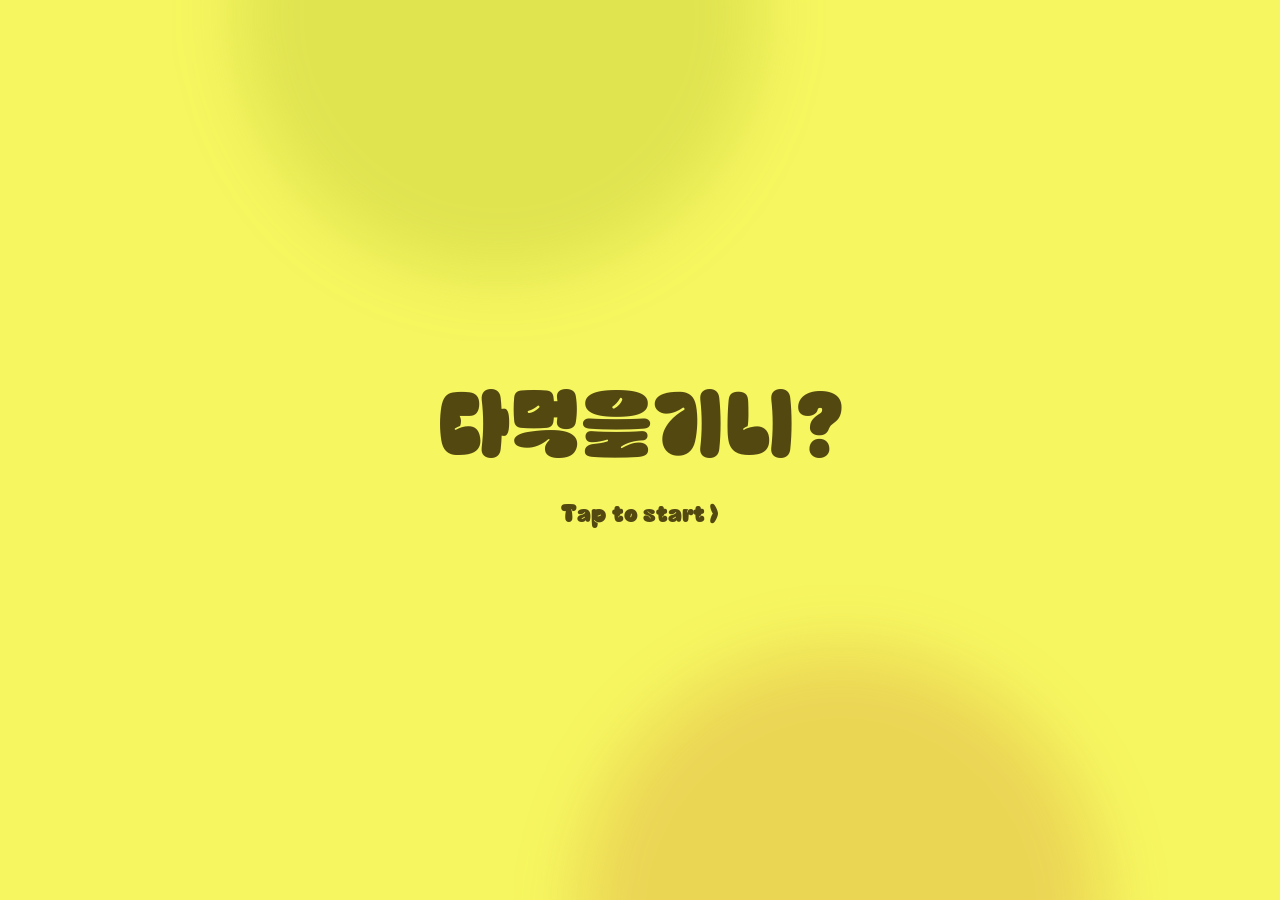
<file: app/index.html>
<!doctype html>
<html lang="ko" class="is-loading">
<head>
<meta charset="utf-8">
<meta name="viewport" content="width=device-width, initial-scale=1, viewport-fit=cover">
<meta name="robots" content="noindex, nofollow, noarchive, nosnippet, noimageindex">
<meta name="referrer" content="no-referrer">
<meta name="theme-color" content="#f6f660">
<title>다먹을기니?</title>
<link rel="preload" href="assets/fonts/LOTTERIACHAB.woff2" as="font" type="font/woff2" crossorigin>
<link rel="stylesheet" href="css/app.css">
</head>
<body>
<div class="frame">
<main class="stage" id="stage">

  <!-- Splash (Figma 11611:5554) -->
  <section class="screen splash is-active" id="splash" aria-label="시작 화면">
    <div class="splash-text">
      <h1 class="splash-title">다먹을기니?</h1>
      <p class="splash-cta">Tap to start &gt;</p>
    </div>
    <div class="blob blob-top" aria-hidden="true"><img src="assets/figma/ellipse-top.svg" alt="" width="615" height="615"></div>
    <div class="blob blob-bottom" aria-hidden="true"><img src="assets/figma/ellipse-bottom.svg" alt="" width="615" height="615"></div>
  </section>

  <!-- Onboarding1~3 (Figma 11611:5555, 11611:5556, 11611:5557) -->
  <section class="screen onboarding" id="onboarding" aria-label="사용 안내">
    <article class="ob-step" data-step="1">
      <div class="ob-copy">
        <h2 class="ob-title">다먹을기니?</h2>
        <p class="ob-desc">기니알바와 함께<br>점심 메뉴를 골라봐요 *</p>
      </div>
      <img class="ob-pig" src="assets/guinea/success-640.webp"
           srcset="assets/guinea/success-320.webp 320w, assets/guinea/success-640.webp 640w, assets/guinea/success-980.webp 980w"
           sizes="326px" width="326" height="326" alt="기뻐하는 기니알바">
      <div class="ob-bubble">
        <img src="assets/figma/bubble.svg" alt="" width="177" height="128.557">
        <p data-say="CU에서 골라봐!"></p>
      </div>
    </article>
    <article class="ob-step" data-step="2">
      <div class="ob-copy">
        <h2 class="ob-title">돌릴기니?</h2>
        <p class="ob-desc">기니알바와 룰렛을 돌려보자<br>어떤 메뉴가 나올까..? *</p>
      </div>
      <img class="ob-pig" src="assets/guinea/point-up-640.webp"
           srcset="assets/guinea/point-up-320.webp 320w, assets/guinea/point-up-640.webp 640w, assets/guinea/point-up-980.webp 980w"
           sizes="326px" width="326" height="326" alt="위를 가리키는 기니알바">
      <div class="ob-bubble">
        <img src="assets/figma/bubble.svg" alt="" width="177" height="128.557">
        <p data-say="재밌겠다.."></p>
      </div>
    </article>
    <article class="ob-step" data-step="3">
      <div class="ob-copy">
        <h2 class="ob-title">어떡할기니?</h2>
        <p class="ob-desc">기니알바는 가끔 실수할 수 있어<br>마음에 안들면 다시 돌리자 *</p>
      </div>
      <img class="ob-pig" src="assets/guinea/failure-640.webp"
           srcset="assets/guinea/failure-320.webp 320w, assets/guinea/failure-640.webp 640w, assets/guinea/failure-980.webp 980w"
           sizes="320px" width="320" height="320" alt="시무룩한 기니알바">
      <div class="ob-bubble">
        <img src="assets/figma/bubble.svg" alt="" width="177" height="128.557">
        <p data-say="맘에 안들어?.."></p>
      </div>
    </article>
    <div class="ob-progress" aria-hidden="true">
      <img data-step="1" src="assets/figma/progress-1.svg" alt="" width="50" height="14">
      <img data-step="2" src="assets/figma/progress-2.svg" alt="" width="50" height="14">
      <img data-step="3" src="assets/figma/progress-3.svg" alt="" width="50" height="14">
    </div>
  </section>

  <!-- Roulette / Spinning / Result (Figma 11611:5558, 11614:6750, 11614:6693) -->
  <section class="screen machine" id="machine" data-state="idle" aria-label="메뉴 룰렛">
    <div class="confetti" id="confetti" aria-hidden="true">
      <img src="assets/figma/confetti.webp" alt="" width="2278" height="2278">
    </div>
    <div class="reel" id="reel" aria-hidden="true"></div>
    <div class="machine-copy" id="machineCopy">
      <h2 class="m-title" id="mTitle">뭐먹을기니?</h2>
      <p class="m-sub" id="mSub">룰렛을 돌려봐!</p>
    </div>
    <img class="walker" id="walker" src="assets/guinea/loading-walk.webp" width="480" height="352" alt="" aria-hidden="true">
    <div class="lever" id="lever">
      <div class="lever-base" aria-hidden="true"></div>
      <div class="lever-clip" aria-hidden="true">
        <div class="lever-handle" id="leverHandle">
          <div class="lever-bar"></div>
          <div class="lever-knob"></div>
        </div>
      </div>
      <div class="lever-hit" id="leverHit" role="button" tabindex="0" aria-label="손잡이를 당겨 룰렛 돌리기"></div>
    </div>
    <p class="sr-only" id="announce" aria-live="polite"></p>
  </section>

</main>
</div>
<script src="js/menu.js"></script>
<script src="js/app.js"></script>
</body>
</html>
</file>
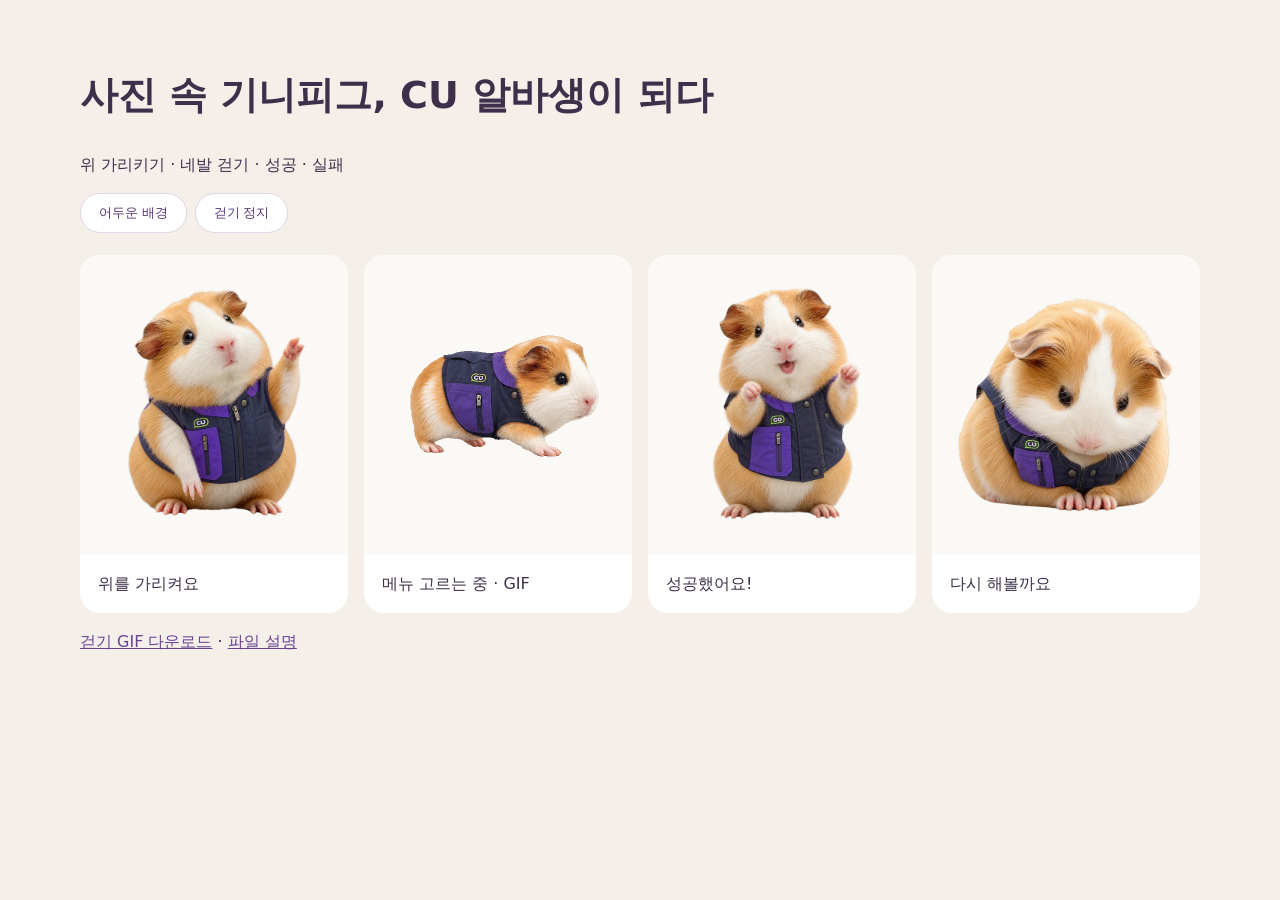
<file: cu-guinea-pig-photo-assets/preview.html>
<!doctype html><html lang="ko"><meta charset="utf-8"><meta name="viewport" content="width=device-width,initial-scale=1"><title>실제 기니피그 · CU 알바생 이미지</title><style>*{box-sizing:border-box}body{margin:0;background:#f4f0e9;color:#3e2f4a;font:16px/1.6 system-ui,sans-serif}main{max-width:1160px;margin:auto;padding:40px 20px}h1{font-size:clamp(24px,5vw,38px)}.grid{display:grid;grid-template-columns:repeat(4,1fr);gap:16px}.card{background:white;border-radius:20px;overflow:hidden}.stage{height:300px;display:flex;align-items:center;justify-content:center;padding:14px;background:#faf9f6}.dark .stage{background:#292532}.stage img{display:block;max-width:100%;max-height:100%;object-fit:contain}.card p{padding:0 18px}button{padding:10px 18px;background:white;color:#583672;border:1px solid #ded5e5;border-radius:22px;margin:0 8px 22px 0;cursor:pointer}a{color:#694293}@media(max-width:850px){.grid{grid-template-columns:repeat(2,1fr)}.stage{height:260px}}@media(max-width:450px){.stage{height:210px}.grid{gap:10px}}</style><main><h1>사진 속 기니피그, CU 알바생이 되다</h1><p>위 가리키기 · 네발 걷기 · 성공 · 실패</p><button id="bg">어두운 배경</button><button id="toggle">걷기 정지</button><section class="grid"><article class="card"><div class="stage"><img src="point-up-640.webp" alt="앞발로 위를 가리키는 기니피그"></div><p>위를 가리켜요</p></article><article class="card"><div class="stage"><img id="walk" src="loading-still.webp" alt="오른쪽으로 네 발로 걷는 기니피그"></div><p>메뉴 고르는 중 · GIF</p></article><article class="card"><div class="stage"><img src="success-640.webp" alt="양 앞발을 들고 기뻐하는 기니피그"></div><p>성공했어요!</p></article><article class="card"><div class="stage"><img src="failure-640.webp" alt="고개를 숙인 기니피그"></div><p>다시 해볼까요</p></article></section><p><a href="loading-walk.gif" download>걷기 GIF 다운로드</a> · <a href="README.md">파일 설명</a></p></main><script>const w=document.querySelector('#walk'),b=document.querySelector('#toggle');let paused=matchMedia('(prefers-reduced-motion: reduce)').matches;function show(){w.src=paused?'loading-still.webp':'loading-walk.gif';b.textContent=paused?'걷기 재생':'걷기 정지';b.setAttribute('aria-pressed',String(paused))}show();b.onclick=()=>{paused=!paused;show()};document.querySelector('#bg').onclick=function(){let d=document.body.classList.toggle('dark');this.textContent=d?'밝은 배경':'어두운 배경';this.setAttribute('aria-pressed',String(d))}</script></html>
</file>
<file: app/css/app.css>
/* 다먹을기니? — Figma 'CU / Flow' 섹션 구현.
   모든 좌표·크기는 Figma 프레임(390×844, iPhone 13 & 14) 기준 px 그대로이고,
   .stage 전체를 화면에 맞게 비율 그대로 확대·축소해 반응형으로 맞춘다. */

@font-face {
  font-family: "LOTTERIACHAB";
  src: url("../assets/fonts/LOTTERIACHAB.woff2") format("woff2");
  font-weight: 400;
  font-style: normal;
  font-display: block;
}

:root {
  --bg: #f6f660;
  --ink: #544811;
  --ink-sub: #8a7b37;
  --font: "LOTTERIACHAB", "Apple SD Gothic Neo", "Malgun Gothic", sans-serif;
  --ease-out: cubic-bezier(.22, 1, .36, 1);
  --ease-in-out: cubic-bezier(.65, 0, .35, 1);
  --ease-spring: cubic-bezier(.34, 1.56, .64, 1);
}

*, *::before, *::after { box-sizing: border-box; }

html, body {
  margin: 0;
  height: 100%;
  overflow: hidden;
  background: var(--bg);
  overscroll-behavior: none;
  -webkit-tap-highlight-color: transparent;
  -webkit-text-size-adjust: 100%;
}

body {
  font-family: var(--font);
  color: var(--ink);
  touch-action: none;
  user-select: none;
  -webkit-user-select: none;
  -webkit-touch-callout: none;
}

h1, h2, p { margin: 0; font-weight: 400; }
img { -webkit-user-drag: none; user-select: none; }

.sr-only {
  position: absolute; width: 1px; height: 1px; overflow: hidden;
  clip: rect(0 0 0 0); white-space: nowrap;
}

/* ---------- 무대: 390×844를 화면에 맞춰 비율 그대로 ---------- */
/* 화면 밖으로 나가는 원형 배경·컨페티가 페이지 폭을 넓히지 않도록 고정 틀에서 자른다 */
.frame { position: fixed; inset: 0; overflow: hidden; }
.stage {
  position: absolute;
  left: 50%;
  top: 50%;
  width: 390px;
  height: 844px;
  transform: translate(-50%, -50%) scale(var(--s, 1));
}
html.is-loading .stage { visibility: hidden; }

.screen {
  position: absolute;
  inset: 0;
  visibility: hidden;
  opacity: 0;
  transition: opacity .5s var(--ease-out), visibility 0s linear .5s;
}
.screen.is-active {
  visibility: visible;
  opacity: 1;
  transition: opacity .5s var(--ease-out), visibility 0s;
}

/* ---------- Splash ---------- */
.splash { cursor: pointer; }
.splash-text {
  position: absolute;
  left: 6px;
  top: 347px;
  width: 378px;
  display: flex;
  flex-direction: column;
  align-items: center;
  gap: 20px;
  line-height: normal;
}
.splash-title { width: 100%; font-size: 70px; text-align: center; white-space: nowrap; color: var(--ink); }
.splash-cta { width: 100%; font-size: 20px; text-align: center; color: var(--ink); animation: cta-breathe 2.4s ease-in-out infinite; }
@keyframes cta-breathe { 50% { opacity: .55; } }

.blob { position: absolute; width: 495px; height: 495px; pointer-events: none; will-change: transform; }
.blob img { position: absolute; inset: -12.12%; width: 124.24%; height: 124.24%; max-width: none; display: block; will-change: filter; }
.blob-top { left: -184px; top: -234px; animation: blob-a 21s ease-in-out infinite; }
.blob-bottom { left: 136px; top: 608px; animation: blob-b 26s ease-in-out infinite; }
.blob-top img { animation: pastel-a 13s ease-in-out infinite; }
.blob-bottom img { animation: pastel-b 17s ease-in-out infinite; }

/* 원형 배경이 화면 곳곳을 자유롭게 떠다닌다 */
@keyframes blob-a {
  0%   { transform: translate(0, 0) scale(1); }
  20%  { transform: translate(150px, 110px) scale(1.12); }
  40%  { transform: translate(40px, 330px) scale(.9); }
  60%  { transform: translate(-60px, 190px) scale(1.08); }
  80%  { transform: translate(110px, -20px) scale(.95); }
  100% { transform: translate(0, 0) scale(1); }
}
@keyframes blob-b {
  0%   { transform: translate(0, 0) scale(1); }
  25%  { transform: translate(-170px, -150px) scale(1.1); }
  50%  { transform: translate(-80px, -360px) scale(.92); }
  75%  { transform: translate(30px, -170px) scale(1.06); }
  100% { transform: translate(0, 0) scale(1); }
}
/* 딤 처리된 원의 색이 파스텔 톤으로 천천히 바뀌며 그라데이션이 살아 움직인다 */
@keyframes pastel-a {
  0%, 100% { filter: hue-rotate(0deg) saturate(1); }
  33%      { filter: hue-rotate(45deg) saturate(1.2); }
  66%      { filter: hue-rotate(-35deg) saturate(1.15); }
}
@keyframes pastel-b {
  0%, 100% { filter: hue-rotate(0deg) saturate(1); }
  30%      { filter: hue-rotate(-40deg) saturate(1.2); }
  70%      { filter: hue-rotate(45deg) saturate(1.1); }
}

.splash.is-leaving .splash-text { animation: splash-out .45s var(--ease-out) forwards; }
@keyframes splash-out { to { opacity: 0; transform: scale(1.08); } }

/* ---------- Onboarding ---------- */
.onboarding { cursor: pointer; }
.ob-step { position: absolute; inset: 0; visibility: hidden; }
.ob-step.is-active { visibility: visible; }

.ob-copy {
  position: absolute;
  left: 20px;
  top: 60px;
  display: flex;
  flex-direction: column;
  align-items: flex-start;
  gap: 20px;
  line-height: normal;
}
.ob-step[data-step="1"] .ob-copy { width: 259px; }
.ob-title { font-size: 46px; color: var(--ink); white-space: nowrap; }
.ob-desc { font-size: 18px; color: var(--ink-sub); white-space: nowrap; }

.ob-pig { position: absolute; display: block; object-fit: cover; }
.ob-step[data-step="1"] .ob-pig,
.ob-step[data-step="2"] .ob-pig { left: -36px; top: 388px; width: 326px; height: 326px; }
.ob-step[data-step="3"] .ob-pig { left: -6px; top: 394px; width: 320px; height: 320px; }

.ob-bubble {
  position: absolute;
  left: 194px;
  top: 260px;
  width: 176px;
  height: 134.872px;
  filter: drop-shadow(0 0 5px rgba(0, 0, 0, .06));
  transform-origin: 36px 128px; /* 말풍선 꼬리 끝 */
}
.ob-bubble img { position: absolute; left: 0; top: 0; width: 177px; height: 128.557px; display: block; }
.ob-bubble p {
  position: absolute;
  left: 19px;
  top: 46px;
  width: 138px;
  font-size: 20px;
  line-height: normal;
  text-align: center;
  color: var(--ink);
  white-space: nowrap;
}
.ob-bubble p span { display: inline-block; opacity: 0; white-space: pre; }

.ob-progress { position: absolute; left: 170px; top: 770px; width: 50px; height: 14px; }
.ob-progress img { position: absolute; inset: 0; display: block; opacity: 0; transition: opacity .3s var(--ease-out); }
.ob-progress img.is-on { opacity: 1; }

/* 단계 진입: 문구 → 기니알바 → 말풍선 → 글자 순서 */
.ob-step.is-entering .ob-title { animation: rise .55s var(--ease-out) both; }
.ob-step.is-entering .ob-desc  { animation: rise .55s var(--ease-out) .08s both; }
.ob-step.is-entering .ob-pig   { animation: pig-in .7s var(--ease-spring) .18s both; }
/* 말풍선이 튀어나온 뒤 글자가 찍히는 동안 말하듯 들썩인다 */
.ob-step.is-entering .ob-bubble { animation: bubble-pop .42s var(--ease-spring) .78s both, talk .24s ease-in-out 1.2s 3; }
.ob-step.is-leaving { visibility: visible; animation: step-out .28s var(--ease-out) forwards; }
.ob-step.is-leaving .ob-pig { animation: pig-out .28s var(--ease-out) forwards; }

@keyframes rise { from { opacity: 0; transform: translateY(14px); } }
@keyframes pig-in {
  0%   { opacity: 0; transform: translateY(60px) scale(.88); }
  60%  { opacity: 1; }
  100% { opacity: 1; transform: none; }
}
@keyframes pig-out { to { opacity: 0; transform: translateY(30px) scale(.94); } }
@keyframes step-out { to { opacity: 0; } }
@keyframes bubble-pop {
  0%   { opacity: 0; transform: scale(.2) rotate(-8deg); }
  100% { opacity: 1; transform: none; }
}
@keyframes talk { 50% { transform: scale(1.035) rotate(-1deg); } }
@keyframes char-in {
  0%   { opacity: 0; transform: translateY(6px) scale(.6); }
  70%  { opacity: 1; transform: translateY(-2px) scale(1.12); }
  100% { opacity: 1; transform: none; }
}

/* ---------- Roulette / Spinning / Result ---------- */
.reel { position: absolute; inset: 0; overflow: hidden; pointer-events: none; }
.reel-item {
  position: absolute;
  left: 0;
  top: 0;
  width: 340px;  /* 결과 화면 크기로 그리고 JS가 칸마다 줄인다 */
  height: 340px;
  transform-origin: 50% 50%;
  will-change: transform, opacity;
}
/* 상품 사진은 캔버스의 90%를 차지하므로 92%로 그려 Figma 예시(상자 대비 82.8%)와 같은 크기로 맞춘다 */
.reel-item img { position: absolute; left: 4%; top: 4%; width: 92%; height: 92%; display: block; object-fit: contain; }

.machine-copy {
  position: absolute;
  left: 6px;
  top: 180px;
  width: 378px;
  display: flex;
  flex-direction: column;
  align-items: center;
  gap: 10px;
  line-height: normal;
  pointer-events: none;
}
.m-title { font-size: 70px; color: var(--ink); text-align: center; white-space: nowrap; }
.m-sub { width: 100%; font-size: 22px; color: var(--ink-sub); text-align: center; white-space: nowrap; }
.machine-copy.is-out .m-title,
.machine-copy.is-out .m-sub { opacity: 0; transform: translateY(-8px); transition: opacity .14s ease-in, transform .14s ease-in; }
.machine-copy.is-in .m-title { animation: title-pop .5s var(--ease-spring) both; }
.machine-copy.is-in .m-sub { animation: rise .45s var(--ease-out) .06s both; }
@keyframes title-pop { from { opacity: 0; transform: translateY(10px) scale(.86); } }

/* 기니알바: 손잡이가 내려간 뒤 왼쪽 화면 밖에서 걸어 들어와 Figma 위치(115, 687)에 천천히 멈추고,
   결과가 나오면 바라보는 방향(오른쪽)으로 계속 걸어 나간다. 걷기 프레임에 몸의 들썩임이 이미 들어 있다. */
.walker {
  position: absolute;
  left: 115px;
  top: 687px;
  width: 160px;
  height: 117px;
  object-fit: cover;
  opacity: 0;
  pointer-events: none;
}
.machine[data-state="spinning"] .walker {
  animation:
    walker-move-in 1.3s cubic-bezier(.25, .6, .3, 1) .45s both,
    walker-fade-in .3s linear .45s both;
}
.machine[data-state="result"] .walker {
  animation:
    walker-move-out 1.05s cubic-bezier(.4, 0, .7, .6) both,
    walker-fade-out .35s linear .7s both;
}
@keyframes walker-move-in { from { transform: translateX(-275px); } to { transform: none; } }
@keyframes walker-move-out { from { transform: none; } to { transform: translateX(290px); } }
@keyframes walker-fade-in { from { opacity: 0; } to { opacity: 1; } }
@keyframes walker-fade-out { from { opacity: 1; } to { opacity: 0; } }

/* 컨페티: Figma image 14 (left -496, top -119, 1371×1266, 이미지 높이 108.27%) */
.confetti {
  position: absolute;
  left: -496px;
  top: -119px;
  width: 1371px;
  height: 1266px;
  overflow: hidden;
  pointer-events: none;
  visibility: hidden;
}
.confetti img {
  position: absolute;
  left: 0;
  top: 0;
  width: 100%;
  height: 108.27%;
  max-width: none;
  display: block;
  transform-origin: 691px 611px; /* 결과 상품 중심 */
}
.confetti.is-on { visibility: visible; }
.confetti.is-on img {
  animation:
    confetti-burst .75s cubic-bezier(.16, 1.2, .3, 1) both,
    confetti-fall 18s linear .75s forwards;
}
.confetti.is-on.is-off { opacity: 0; transition: opacity .3s ease-out; }
@keyframes confetti-burst {
  0%   { opacity: 0; transform: scale(.18) rotate(-10deg); }
  35%  { opacity: 1; }
  100% { opacity: 1; transform: none; }
}
@keyframes confetti-fall {
  0%   { transform: translateY(0) rotate(0deg); }
  25%  { transform: translateY(170px) rotate(.6deg); }
  50%  { transform: translateY(380px) rotate(-.5deg); }
  75%  { transform: translateY(620px) rotate(.4deg); opacity: 1; }
  100% { transform: translateY(900px) rotate(0deg); opacity: 0; }
}

/* ---------- 머신 손잡이 (Figma div.toggle-container / div.toggle-handle) ---------- */
.lever {
  position: absolute;
  inset: 0;
  pointer-events: none;
  transition: opacity .35s var(--ease-out), transform .5s var(--ease-out);
}
/* 당긴 손잡이는 튕겨 돌아가면서 아래로 내려가 사라지고, 결과가 나오면 기니알바가 지나간 뒤 다시 올라온다 */
.machine[data-state="spinning"] .lever {
  opacity: 0;
  transform: translateY(26px);
  transition: opacity .3s ease-in .3s, transform .35s ease-in .3s;
}
.machine[data-state="result"] .lever { transition-delay: .6s; }
.machine[data-state="spinning"] .lever-hit { pointer-events: none; }

.lever-base {
  position: absolute;
  left: 173.5px;  /* 중심 x 207.1 */
  top: 761.78px;
  width: 67.2px;
  height: 21.6px;
  border-radius: 60px;
  background: linear-gradient(to bottom, #fff, #d7d7d7);
  box-shadow: 0 -4.8px 9.6px 0 #fff, 0 4.8px 9.6px 0 #d7d7d7;
}
.lever-base::before {
  content: "";
  position: absolute;
  inset: 4.8px;
  border-radius: 60px;
  background: linear-gradient(to bottom, #a6a6a6, #7d7d7d);
  box-shadow:
    inset 0 1.2px 0 0 rgba(255, 255, 255, .2),
    inset 0 -.6px 0 0 #fff,
    inset 0 -1.2px 4.8px 0 rgba(0, 0, 0, .1);
}
/* 막대 끝을 받침 홈 높이(y 772.5)에서 잘라 홈에 꽂힌 것처럼 */
.lever-clip { position: absolute; left: 100px; top: 560px; width: 220px; height: 212.5px; overflow: hidden; }
.lever-handle {
  --a: -26.52deg;
  --k: -2.97deg;
  --press: 1;
  position: absolute;
  left: 88.8px;   /* 회전축(막대 아래 끝) x 205.6 */
  top: 120.4px;   /* 회전축 y 771.6 */
  width: 33.6px;
  height: 91.2px;
  transform-origin: 50% 100%;
  transform: rotate(var(--a)) skewX(var(--k)) scaleY(var(--press));
}
.lever-bar {
  position: absolute;
  left: calc(50% + .49px);
  top: 16.8px;
  width: 9.599px;
  height: 74.398px;
  transform: translateX(-50%);
  background-image: linear-gradient(90deg, #777475 0%, #a4a4a4 20%, #fff 45%, #fff 55%, #a4a4a4 80%, #777475 100%);
  box-shadow: inset 0 19.2px 4.8px 0 rgba(0, 0, 0, .4);
}
.lever-knob {
  position: absolute;
  left: calc(50% + .49px);
  top: -.01px;
  width: 33.602px;
  height: 33.607px;
  border-radius: 16.8px;
  transform: translateX(-50%) scale(var(--knob, 1));
  transition: transform .12s var(--ease-out);
  background-image: url("data:image/svg+xml;utf8,<svg viewBox='0 0 33.602 33.607' xmlns='http://www.w3.org/2000/svg' preserveAspectRatio='none'><rect x='0' y='0' height='100%' width='100%' fill='url(%23grad)' opacity='1'/><defs><radialGradient id='grad' gradientUnits='userSpaceOnUse' cx='0' cy='0' r='10' gradientTransform='matrix(2.376 0 0 2.3764 16.801 16.804)'><stop stop-color='rgba(254,222,226,1)' offset='0.04'/><stop stop-color='rgba(244,180,183,1)' offset='0.06'/><stop stop-color='rgba(234,138,139,1)' offset='0.08'/><stop stop-color='rgba(224,95,96,1)' offset='0.1'/><stop stop-color='rgba(219,74,74,1)' offset='0.11'/><stop stop-color='rgba(214,53,52,1)' offset='0.12'/><stop stop-color='rgba(214,53,52,1)' offset='0.24'/><stop stop-color='rgba(168,26,26,1)' offset='0.5'/><stop stop-color='rgba(168,26,26,1)' offset='0.65'/><stop stop-color='rgba(214,53,52,1)' offset='0.75'/></radialGradient></defs></svg>");
}
.lever.is-pressed .lever-knob { --knob: .93; }

.lever-hit {
  position: absolute;
  left: 140px;
  top: 655px;
  width: 130px;
  height: 140px;
  pointer-events: auto;
  touch-action: none;
  cursor: grab;
  border-radius: 24px;
}
.lever-hit:active { cursor: grabbing; }
.lever-hit:focus-visible { outline: 3px solid var(--ink); outline-offset: 2px; }

@media (prefers-reduced-motion: reduce) {
  .blob, .blob img, .splash-cta { animation: none; }
  .ob-step.is-entering .ob-title,
  .ob-step.is-entering .ob-desc,
  .ob-step.is-entering .ob-pig,
  .ob-step.is-entering .ob-bubble { animation-duration: .01s; animation-delay: 0s; }
  .confetti.is-on img { animation: confetti-burst .01s both; }
  .machine[data-state="spinning"] .walker { animation: walker-fade-in .3s linear both; }
  .machine[data-state="result"] .walker { animation: walker-fade-out .3s linear both; }
}
</file>
